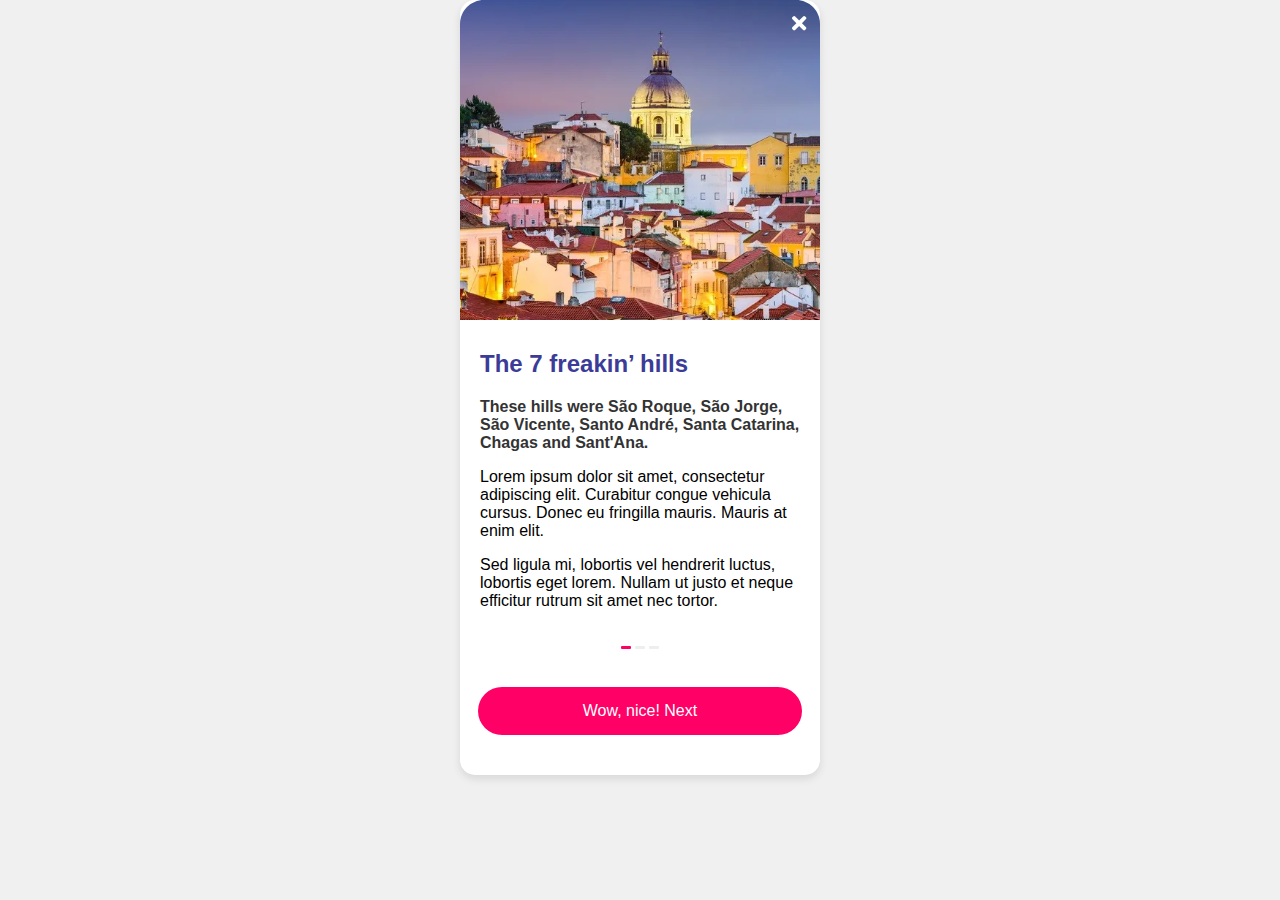
<file: discover-explore.html>
<!DOCTYPE html>
<html lang="en">

<head>
    <meta charset="UTF-8">
    <meta name="viewport" content="width=device-width, initial-scale=1.0">
    <title>Document</title>
    <link rel="stylesheet" href="discover-explore.css">
    <link href="https://cdnjs.cloudflare.com/ajax/libs/font-awesome/5.15.3/css/all.min.css" rel="stylesheet" />
    <script>
        // Function to navigate back to the previous page
        function goBack() {
            window.history.back();
        }
    </script>
</head>

<body>
    <div class="discover-container">
        <div class="image-container">
            <img alt="A scenic view of colorful houses with a dome structure in the background under a twilight sky."
                height="320" src="images/Mask group.svg" width="360" />
            <div class="close-icon" style="scale: 1.3;" onclick="goBack()">
                <i class="fas fa-times" style="color:white">
                </i>
            </div>
        </div>
        <div class="content">

            <h1 class="title">
                The 7 freakin’ hills
            </h1>
            <h5 class="description">
                These hills were São Roque, São Jorge, São Vicente, Santo André, Santa Catarina, Chagas and Sant'Ana.
            </h5>

            <p>
                Lorem ipsum dolor sit amet, consectetur adipiscing elit. Curabitur congue vehicula cursus. Donec eu
                fringilla mauris.
                Mauris at enim elit.
            </p>
            <p>
                Sed ligula mi, lobortis vel hendrerit luctus, lobortis eget lorem. Nullam ut justo et neque efficitur
                rutrum sit amet
                nec tortor.
            </p>
        </div>

        <div class="progress-indicator">
            <div class="active"></div>
            <div></div>
            <div></div>
        </div>
        <br>
        <div class="button-container">
            <button class="button">Wow, nice! Next</button>
        </div>
    </div>
</body>

</html>
</file>
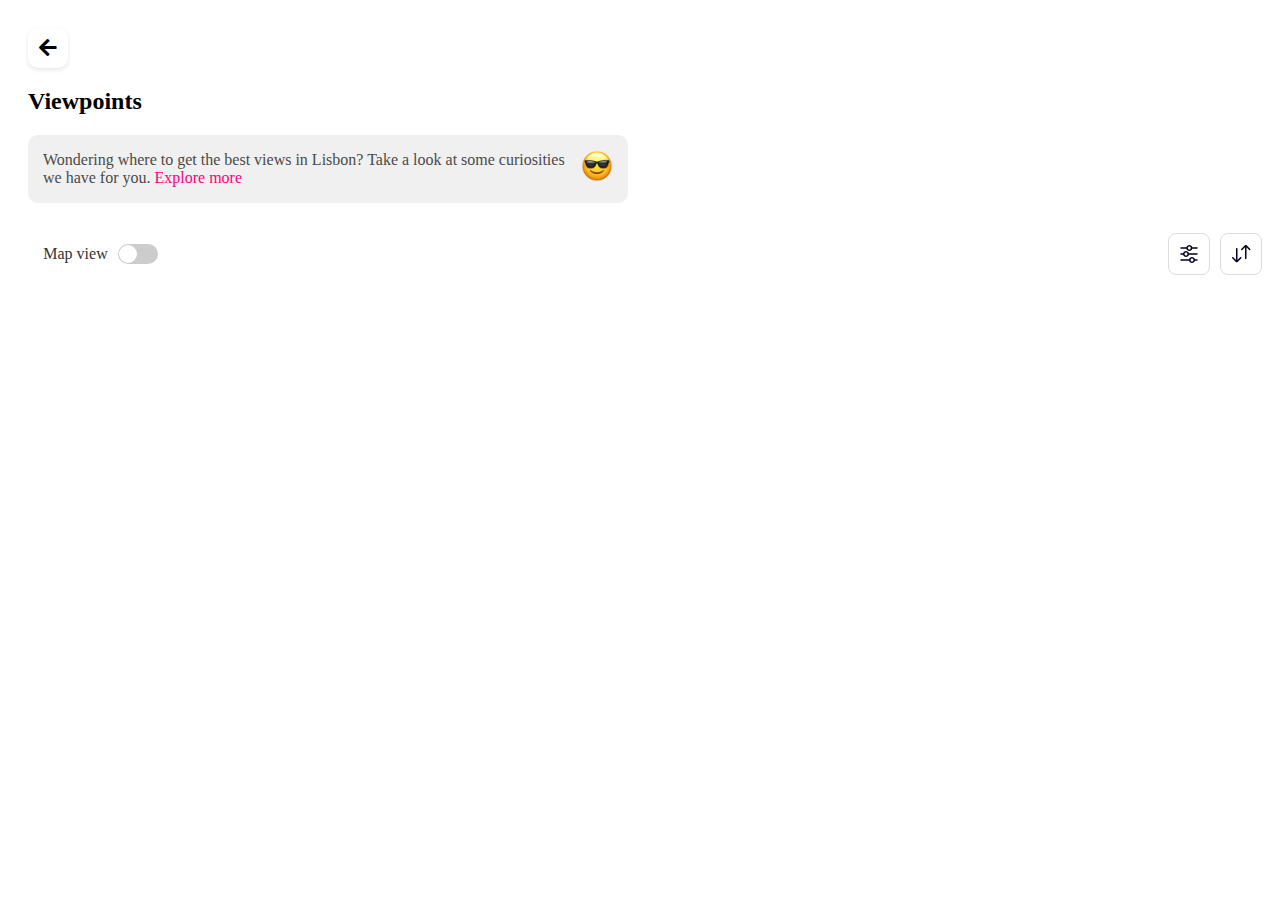
<file: discover-more.html>
<!DOCTYPE html>
<html lang="en">
<head>
    <meta charset="UTF-8">
    <meta name="viewport" content="width=device-width, initial-scale=1.0">
    <link rel="stylesheet" href="https://cdnjs.cloudflare.com/ajax/libs/font-awesome/5.15.3/css/all.min.css">
    <title>Document</title>
    <link rel="stylesheet" href="discover-more.css">
    <script>
        function goBack() {
            window.history.back();
        }
    </script>
</head>

<body>
    <div class="box-container">
        <div class="back-button" onclick="goBack()">
            <i class="fas fa-arrow-left"></i>
        </div>
        <div class="title">Viewpoints</div>
        <div class="box-message">
            <div class="message-text">
                Wondering where to get the best views in Lisbon? Take a look at some curiosities we have for you. <a
                    href="discover-explore.html">Explore more</a>
            </div>
            <div class="emoji"><img src="images/emoji.svg" alt="Emoji"></div>
        </div>
    </div>

    <div class="map-container">
        <div class="toggle-container">
            <label for="map-view-toggle">Map view</label>
            <div id="map-view-toggle" class="toggle-switch"></div>
        </div>
        <div class="icon-buttons">
            <div class="icon-button">
                <img src="images/Configurations.svg" alt="Configurations">
            </div>
            <div class="icon-button">
                <img src="images/Arrow Up Down.svg" alt="Arrow Up Down">
            </div>
        </div>
    </div>
</body>
</html>
</file>
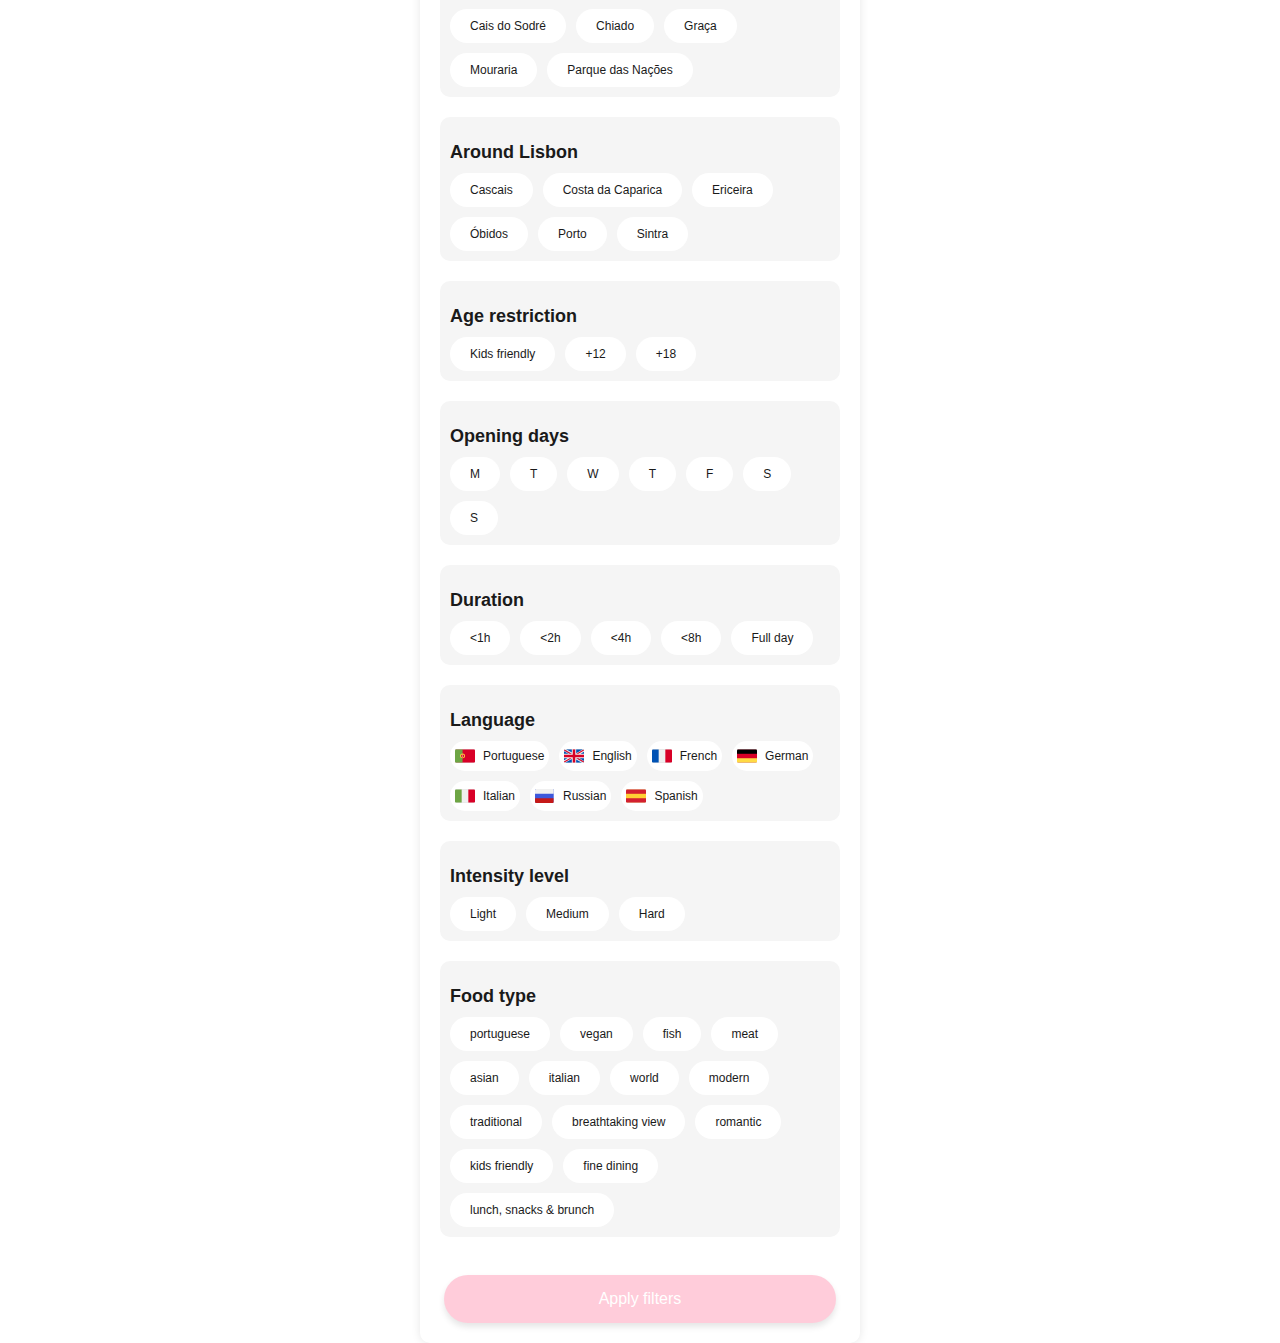
<file: filter.html>
<!DOCTYPE html>
<html lang="en">

<head>
    <meta charset="UTF-8">
    <meta name="viewport" content="width=device-width, initial-scale=1.0">
    <title>Document</title>
    <link rel="stylesheet" href="filter.css">
</head>

<body>
    <div class="container">
        <div class="header">
            <h1>Filters</h1>
            <div class="close">&times;</div>
        </div>
        <div class="section">
            <h2>Price</h2>
            <div class="buttons">
                <button class="button">Free</button>
                <button class="button">Tip-based</button>
                <button class="button">€</button>
                <button class="button">€€</button>
                <button class="button">€€€</button>
            </div>
        </div>
        <div class="section">
            <h2>Weather</h2>
            <div class="buttons">
                <button class="button">For all weathers</button>
                <button class="button">For rainy days</button>
                <button class="button">For hot days</button>

            </div>
        </div>

        <div class="section">
            <h2>Location</h2>
            <div class="buttons">
                <button class="button">Near me</button>
                <button class="button">Alfama</button>
                <button class="button">Avenida da Liberdade</button>
                <button class="button">Baixa</button>
                <button class="button">Beato / Marvila</button>
                <button class="button">Belém</button>
                <button class="button">Cais do Sodré</button>
                <button class="button">Chiado</button>
                <button class="button">Graça</button>
                <button class="button">Mouraria</button>
                <button class="button">Parque das Nações</button>
            </div>
        </div>
        <div class="section">
            <h2>Around Lisbon</h2>
            <div class="buttons">
                <button class="button">Cascais</button>
                <button class="button">Costa da Caparica</button>
                <button class="button">Ericeira</button>
                <button class="button">Óbidos</button>
                <button class="button">Porto</button>
                <button class="button">Sintra</button>
            </div>
        </div>

        <div class="section">
            <h2>Age restriction </h2>
            <div class="buttons">
                <button class="button">Kids friendly</button>
                <button class="button">+12</button>
                <button class="button">+18</button>
            </div>
        </div>

        <div class="section">
            <h2>Opening days</h2>
            <div class="buttons">
                <button class="button">M</button>
                <button class="button">T</button>
                <button class="button">W</button>
                <button class="button">T</button>
                <button class="button">F</button>
                <button class="button">S</button>
                <button class="button">S</button>
            </div>
        </div>

        <div class="section">
            <h2>Duration</h2>
            <div class="buttons">
                <button class="button">&lt;1h</button>
                <button class="button">&lt;2h</button>
                <button class="button">&lt;4h</button>
                <button class="button">&lt;8h</button>
                <button class="button">Full day</button>
            </div>
        </div>


        <div class="section">
            <h2>Language</h2>
            <div class="buttons">
                <button class="button" style="display: flex; align-items: center; gap: 8px; padding: 5px;">
                    <img src="images/portugese.svg" style="width: 20px; height: 20px;"> Portuguese
                </button>
                <button class="button" style="display: flex; align-items: center; gap: 8px; padding: 5px;">
                    <img src="images/english.svg" style="width: 20px; height: 20px;"> English
                </button>
                <button class="button" style="display: flex; align-items: center; gap: 8px; padding: 5px;">
                    <img src="images/french.svg" style="width: 20px; height: 20px;"> French
                </button>
                <button class="button" style="display: flex; align-items: center; gap: 8px; padding: 5px;">
                    <img src="images/german.svg" style="width: 20px; height: 20px;"> German
                </button>
                <button class="button" style="display: flex; align-items: center; gap: 8px; padding: 5px;">
                    <img src="images/Italian.svg" style="width: 20px; height: 20px;"> Italian
                </button>
                <button class="button" style="display: flex; align-items: center; gap: 8px; padding: 5px;">
                    <img src="images/russian.svg" style="width: 20px; height: 20px;"> Russian
                </button>
                <button class="button" style="display: flex; align-items: center; gap: 8px; padding: 5px;">
                    <img src="images/spanish.svg" style="width: 20px; height: 20px;"> Spanish
                </button>
            </div>
        </div>



        <div class="section">
            <h2>Intensity level</h2>
            <div class="buttons">
                <button class="button">Light</button>
                <button class="button">Medium</button>
                <button class="button">Hard</button>
            </div>
        </div>

        <div class="section">
            <h2>Food type</h2>
            <div class="buttons">
                <button class="button">portuguese</button>
                <button class="button">vegan</button>
                <button class="button">fish</button>
                <button class="button">meat</button>
                <button class="button">asian</button>
                <button class="button">italian</button>
                <button class="button">world</button>
                <button class="button">modern</button>
                <button class="button">traditional</button>
                <button class="button">breathtaking view</button>
                <button class="button">romantic</button>
                <button class="button">kids friendly</button>
                <button class="button">fine dining</button>
                <button class="button">lunch, snacks & brunch</button>
            </div>
        </div>
        <br>
        <button class="apply-button" style="width: 98%;margin-left: 1%;">Apply filters</button>
    </div>

</body>

</html>
</file>
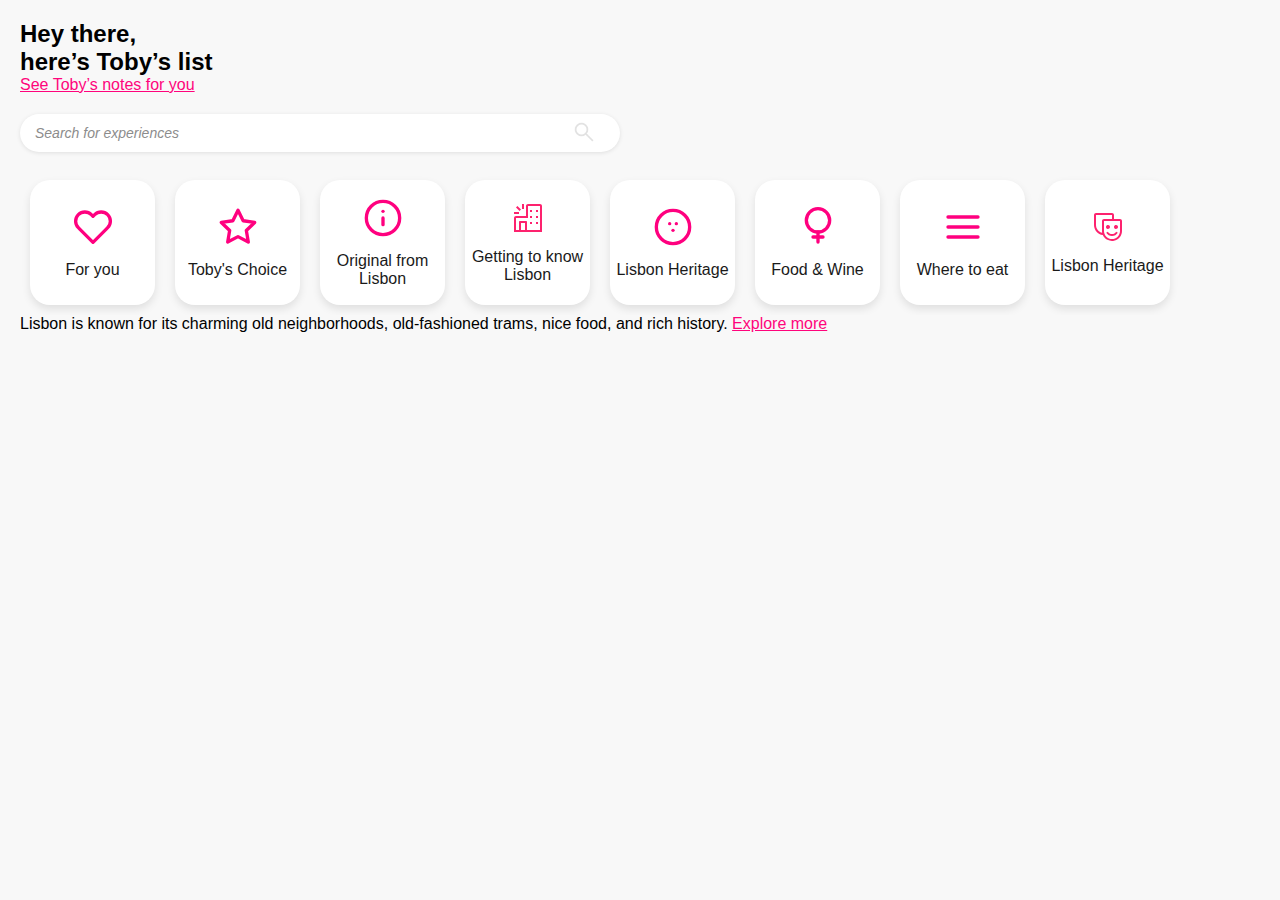
<file: getting-know.html>
<!DOCTYPE html>
<html lang="en">
<head>
    <meta charset="UTF-8">
    <meta name="viewport" content="width=device-width, initial-scale=1.0">
    <title>Document</title>
    <link rel="stylesheet" href="getting-know.css">
</head>
<body>
    <header>
        <h1>Hey there,<br>here’s Toby’s list</h1>
        <!-- <p class="highlight">See Toby’s notes for you</p> -->
        <a href="toby-notes.html">See Toby’s notes for you</a>
    </header>
    <div class="search-bar">
        <input type="text" placeholder="Search for experiences">
        <button>
            <img src="images/search.png" alt="Search" style="padding-right: 20px;">
        </button>
    </div>
    
    
    
    <br />
    
    <div class="cards-container">
        <div class="card">
            <div class="icon">
                <svg xmlns="http://www.w3.org/2000/svg" width="40" height="40" viewBox="0 0 24 24" fill="none"
                    stroke="#FF007F" stroke-width="2" stroke-linecap="round" stroke-linejoin="round">
                    <path
                        d="M20.8 4.6a5.5 5.5 0 0 0-7.8 0L12 5.6l-1-1a5.5 5.5 0 1 0-7.8 7.8l1 1 7.8 7.8 7.8-7.8 1-1a5.5 5.5 0 0 0 0-7.8z">
                    </path>
                </svg>
            </div>
            <p>For you</p>
        </div>
        <div class="card">
            <div class="icon">
                <svg xmlns="http://www.w3.org/2000/svg" width="40" height="40" viewBox="0 0 24 24" fill="none"
                    stroke="#FF007F" stroke-width="2" stroke-linecap="round" stroke-linejoin="round">
                    <polygon
                        points="12 2 15.09 8.26 22 9.27 17 14.14 18.18 21.02 12 17.77 5.82 21.02 7 14.14 2 9.27 8.91 8.26 12 2">
                    </polygon>
                </svg>
            </div>
            <p>Toby's Choice</p>
        </div>
        <div class="card">
            <div class="icon">
                <svg xmlns="http://www.w3.org/2000/svg" width="40" height="40" viewBox="0 0 24 24" fill="none"
                    stroke="#FF007F" stroke-width="2" stroke-linecap="round" stroke-linejoin="round">
                    <circle cx="12" cy="12" r="10"></circle>
                    <path d="M12 16v-4"></path>
                    <path d="M12 8h.01"></path>
                </svg>
            </div>
            <p>Original from Lisbon</p>
        </div>
    
        <div class="card" id="getting-know-card">
            <div class="icon">
                <img src="images/getting-know.svg" alt="Icon">
            </div>
            <p>Getting to know Lisbon</p>
        </div>
    
    
        <div class="card">
            <div class="icon">
                <svg xmlns="http://www.w3.org/2000/svg" width="40" height="40" viewBox="0 0 24 24" fill="none"
                    stroke="#FF007F" stroke-width="2" stroke-linecap="round" stroke-linejoin="round">
                    <circle cx="12" cy="12" r="10"></circle>
                    <path d="M14 10h.01"></path>
                    <path d="M10 10h.01"></path>
                    <path d="M12 14h.01"></path>
                </svg>
            </div>
            <p>Lisbon Heritage</p>
        </div>
        <div class="card">
            <div class="icon">
                <svg xmlns="http://www.w3.org/2000/svg" width="40" height="40" viewBox="0 0 24 24" fill="none"
                    stroke="#FF007F" stroke-width="2" stroke-linecap="round" stroke-linejoin="round">
                    <circle cx="12" cy="8" r="7"></circle>
                    <line x1="12" y1="15" x2="12" y2="21"></line>
                    <line x1="9" y1="18" x2="15" y2="18"></line>
                </svg>
            </div>
            <p>Food & Wine</p>
        </div>
        <div class="card">
            <div class="icon">
                <svg xmlns="http://www.w3.org/2000/svg" width="40" height="40" viewBox="0 0 24 24" fill="none"
                    stroke="#FF007F" stroke-width="2" stroke-linecap="round" stroke-linejoin="round">
                    <path d="M3 6h18M3 12h18M3 18h18"></path>
                </svg>
            </div>
            <p>Where to eat</p>
        </div>
        <div class="card">
            <div class="icon">
                <img src="images/lisbon-heritage.svg">
            </div>
            <p>Lisbon Heritage</p>
        </div>
    </div>

    <div class="getting-know-para hidden" id="getting-know-text">
        <p>
            Lisbon is known for its charming old neighborhoods, old-fashioned trams, nice food, and rich history.
            <a href="explore.html">Explore more</a>
        </p>
    </div>

</body>
</html>
</file>
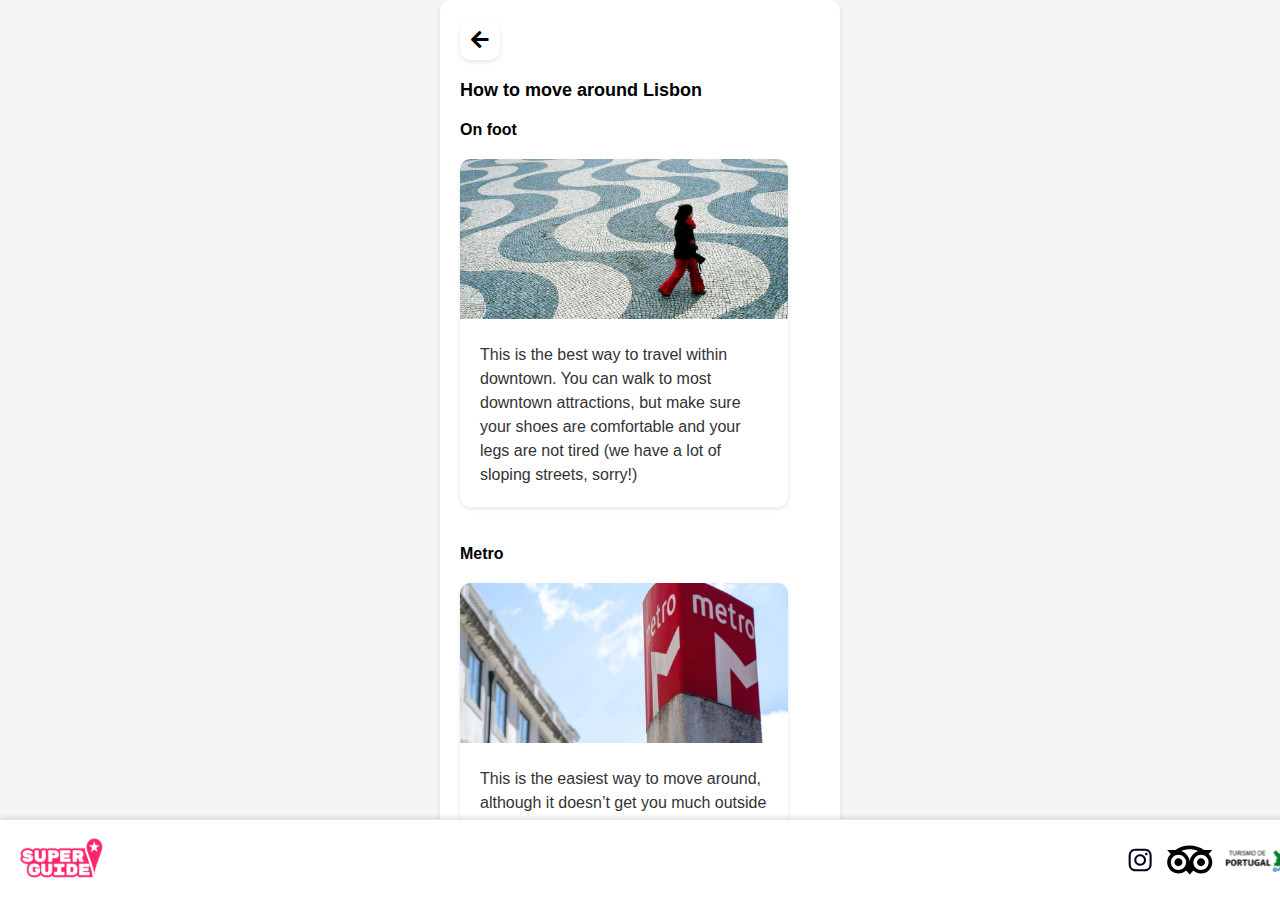
<file: move-around-lisbon.html>
<!DOCTYPE html>
<html lang="en">

<head>
    <meta charset="UTF-8">
    <meta name="viewport" content="width=device-width, initial-scale=1.0">
    <title>Document</title>
    <link rel="stylesheet" href="move-around-lisbon.css">
    <link href="https://cdnjs.cloudflare.com/ajax/libs/font-awesome/5.15.3/css/all.min.css" rel="stylesheet" />
</head>

<body>
    <div class="container">

        <div class="back-button">
            <i class="fas fa-arrow-left">
            </i>
        </div>
        <h1>
            How to move around Lisbon
        </h1>
        <div class="on-foot">
            <h2>
                On foot
            </h2>
            <div class="card">
                <img src="images/on-foot.svg" alt="Person walking on a wavy patterned pavement">
                <div class="card-content">
                    <p>This is the best way to travel within downtown. You can walk to most downtown attractions, but
                        make
                        sure
                        your shoes are comfortable and your legs are not tired (we have a lot of sloping streets,
                        sorry!)
                    </p>
                </div>
            </div>

            <br>
            <div class="metro">
                <h2>
                    Metro
                </h2>

                <div class="card">
                    <img src="images/metro.svg" alt="Person walking on a wavy patterned pavement">
                    <div class="card-content">
                        <p style="margin-bottom: 30px;">This is the easiest way to move around, although it doesn’t get
                            you much outside Lisbon (Sintra for example).
                            If you are planning on using metro a lot, buy the ‘Lisboa Viva’ card and take advantage on
                            cheaper trips.
                        </p>
                        <div class="metro-info">
                            <i class="fas fa-subway"></i>
                            <span>4 color-coded lines, 55 stations</span>
                        </div>
                        <div class="metro-info" style="margin-bottom: 30px;">
                            <i class="far fa-clock"></i>
                            <span>06:30 to 01:00</span>
                        </div>
                        <a href="#" class="plan-trip">Plan a trip</a>
                    </div>
                </div>
            </div>


            <br>

            <div class="Bus&trans">
                <h2>
                    Bus & trans
                </h2>

                <div class="card">
                    <img src="images/bus&trans.svg" alt="Person walking on a wavy patterned pavement">
                    <div class="card-content">
                        <p style="margin-bottom: 30px;">Bus can literally take you anywhere in this town! But
                            unfortunately they can get crowded.
                        </p>
                        <p style="margin-bottom: 30px;">When it comes to trams, the 28E is the most historical one,
                            getting you through Mouraria, Alfama and Graça. Honestly,
                            any old tram is a must for an amazing experience.
                        </p>

                        <div class="metro-info" style="margin-bottom: 30px;">
                            <i class="far fa-clock"></i>
                            <span>06:30 to 01:00</span>
                        </div>
                        <a href="#" class="plan-trip">Plan a trip</a>
                    </div>
                </div>
            </div>
            <br>

            <div class="Trains">
                <h2>
                    Trains
                </h2>

                <div class="card">
                    <img src="images/trains.svg" alt="Person walking on a wavy patterned pavement">
                    <div class="card-content">
                        <p style="margin-bottom: 30px;">Trains are quicker and can take you outside Lisbon. You can also
                            get to Belém or Cascais really quick.
                        </p>
                        <a href="#" class="plan-trip">Plan a trip</a>
                    </div>
                </div>
            </div>




            <footer class="fixed-footer">
                <div class="footer-left">
                    <img src="images/SuperGuide.svg" alt="Super Guide Logo" class="footer-logo">
                </div>
                <div class="footer-right">
                    <img src="images/instagram-icon.svg" alt="Instagram Icon" class="social-icon">
                    <img src="images/tripadvisor-icon.svg" alt="TripAdvisor Icon" class="social-icon">
                    <img src="images/turismo-portugal-logo.svg" alt="Turismo de Portugal Logo" class="social-icon">
                </div>
            </footer>

        </div>
</body>

</html>
</file>
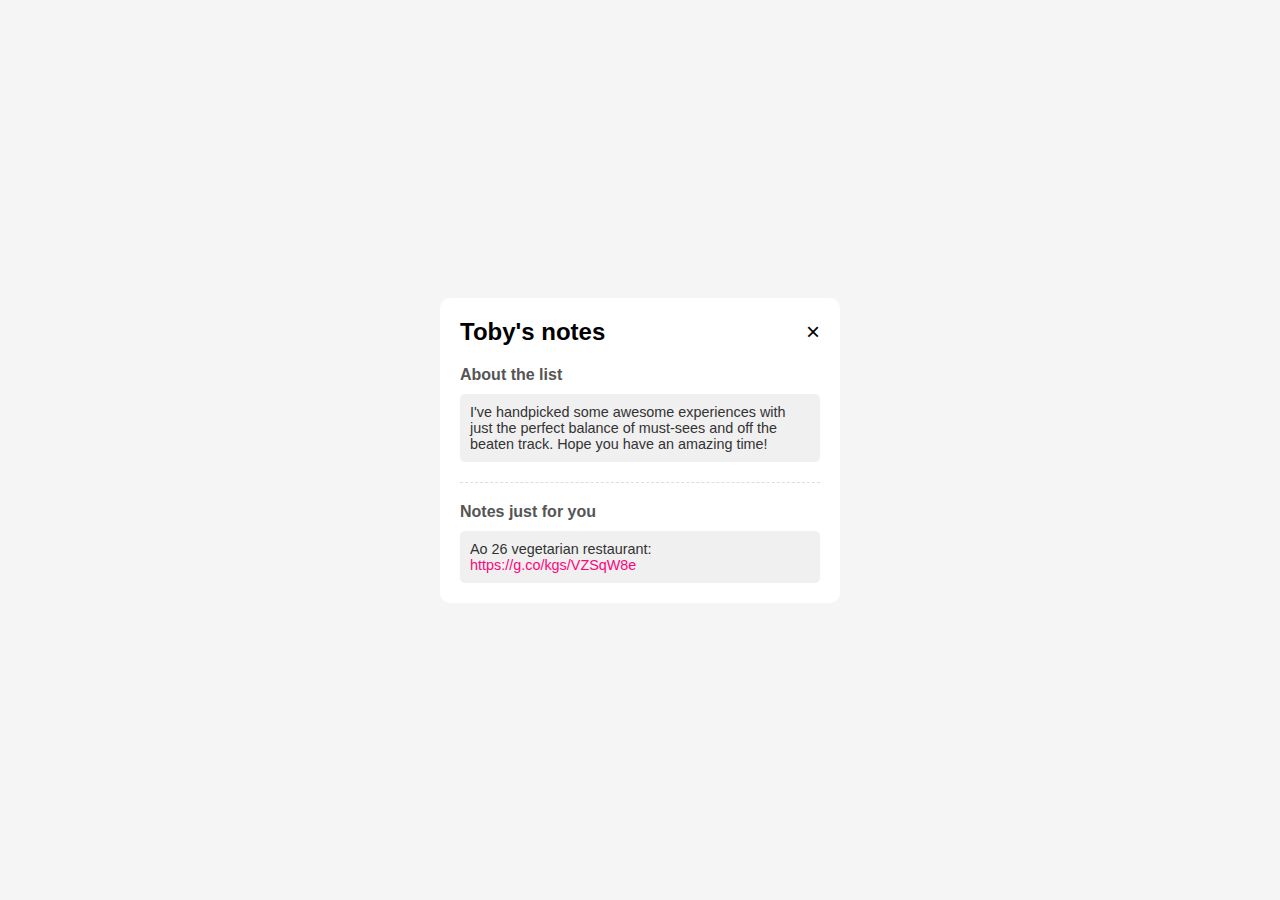
<file: toby-notes.html>
<html>

<head>
    <title>Toby's Notes</title>
    <meta name="viewport" content="width=device-width, initial-scale=1.0">
    <style>
        body {
            font-family: Arial, sans-serif;
            background-color: #f5f5f5;
            margin: 0;
            padding: 0;
            display: flex;
            justify-content: center;
            align-items: center;
            height: 100vh;
        }

        .container {
            background-color: white;
            border-radius: 10px;
            /* box-shadow: 0 2px 10px rgba(0, 0, 0, 0.1); */
            width: 90%;
            max-width: 400px;
            padding: 20px;
            box-sizing: border-box;
        }

        .header {
            display: flex;
            justify-content: space-between;
            align-items: center;
        }

        .header h1 {
            font-size: 1.5em;
            margin: 0;
        }

        .header .close {
            font-size: 1.5em;
            cursor: pointer;
        }

        .section {
            margin-top: 20px;
        }

        .section h2 {
            font-size: 1em;
            color: #555;
            margin: 0 0 10px 0;
        }

        .section .content {
            background-color: #f0f0f0;
            border-radius: 5px;
            padding: 10px;
            font-size: 0.9em;
            color: #333;
        }

        .section .content a {
            color: #ff047c;
            text-decoration: none;
        }

        .divider {
            border-top: 1px dashed #ddd;
            margin: 20px 0;
        }
    </style>
</head>

<body>
    <div class="container">
        <div class="header">
            <h1>Toby's notes</h1>
            <span class="close">&times;</span>
        </div>
        <div class="section">
            <h2>About the list</h2>
            <div class="content">
                I've handpicked some awesome experiences with just the perfect balance of must-sees and off the beaten
                track. Hope you have an amazing time!
            </div>
        </div>
        <div class="divider"></div>
        <div class="section">
            <h2>Notes just for you</h2>
            <div class="content">
                Ao 26 vegetarian restaurant: <a href="https://g.co/kgs/VZSqW8e">https://g.co/kgs/VZSqW8e</a>
            </div>
        </div>
    </div>
</body>

</html>
</file>
<file: discover-explore.css>
body {
     font-family: Arial, sans-serif;
     margin: 0;
     padding: 0;
     display: flex;
     flex-direction: column;
     justify-content: center;
     align-items: center;
     /* height: 100vh; */
     background-color: #f0f0f0;
 }

 .discover-container {
     background-color: white;
     border-radius: 15px;
     box-shadow: 0 4px 8px rgba(0, 0, 0, 0.1);
     overflow: hidden;
     max-width: 360px;
     width: 100%;
 }

 .image-container {
     position: relative;
 }

 .image-container img {
     width: 360px;
     height: 320px;
     display: block;
 }

 .close-icon {
     position: absolute;
     top: 10px;
     right: 10px;
     padding: 5px;
     cursor: pointer;
 }

 .content {
     padding: 20px;
 }

 .title {
     color: #3b3b98;
     font-size: 24px;
     /*margin: 0 0 10px;*/
     margin-top: 10px;
     margin-bottom: 20px;
 }

 .description {
     color: #333;
     font-size: 16px;
     margin: 0;
 }




  .progress-indicator {
      display: flex;
      justify-content: center;
      align-items: center;
      margin-bottom: 20px;
  }

  .progress-indicator div {
      width: 10px;
      height: 3px;
      border-radius: 1px;
      background-color: #eee;
      margin: 0 2px;
  }

  .progress-indicator .active {
      background-color: #ff0066;
  }

  .button-container {
      display: flex;
      justify-content: center;
      width: 100%;
  }

  .button {
      background-color: #ff0066;
      color: white;
      border: none;
      border-radius: 25px;
      padding: 15px 60px;
      font-size: 16px;
      cursor: pointer;
      outline: none;
      width: 90%;
      margin-bottom: 40px;
  }
</file>
<file: discover-more.css>
.box-container {
    width: 90%;
    max-width: 600px;
    background-color: #ffffff;
    border-radius: 10px;
    /* box-shadow: 0 2px 4px rgba(0, 0, 0, 0.1); */
    padding: 20px;
}

.back-button {
    display: flex;
    align-items: center;
    justify-content: center;
    width: 40px;
    height: 40px;
    background-color: #ffffff;
    border-radius: 10px;
    box-shadow: 0 2px 4px rgba(0, 0, 0, 0.1);
    margin-bottom: 20px;
}

.back-button i {
    font-size: 20px;
    color: #000000;
}

.title {
    font-size: 24px;
    font-weight: bold;
    color: #000000;
    margin-bottom: 20px;
}

.box-message {
    display: flex;
    align-items: center;
    background-color: #f0f0f0;
    border-radius: 10px;
    padding: 15px;
}

.message-text {
    font-size: 16px;
    color: #4a4a4a;
    flex: 1;
}

.message-text a {
    color: #ff007f;
    text-decoration: none;
}

.message-text a:hover {
    text-decoration: underline;
}

.emoji {
    font-size: 24px;
    margin-left: 10px;
}




.map-container {
    display: flex;
    align-items: center;
    padding: 10px;
    border-radius: 8px;
    margin-left: 2%;
    justify-content: space-between;
}

.toggle-container {
    display: flex;
    align-items: center;
}

.toggle-container label {
    margin-right: 10px;
    font-size: 16px;
    color: #333333;
}

.toggle-switch {
    position: relative;
    width: 40px;
    height: 20px;
    background-color: #cccccc;
    border-radius: 20px;
    cursor: pointer;
}

.toggle-switch::before {
    content: '';
    position: absolute;
    width: 18px;
    height: 18px;
    background-color: #ffffff;
    border-radius: 50%;
    top: 1px;
    left: 1px;
    transition: 0.3s;
}

.toggle-switch.active {
    background-color: #4caf50;
}

.toggle-switch.active::before {
    left: 21px;
}

.icon-buttons {
    display: flex;
    gap: 10px;
}

.icon-button {
    width: 40px;
    height: 40px;
    background-color: #ffffff;
    border: 1px solid #dddddd;
    border-radius: 8px;
    display: flex;
    align-items: center;
    justify-content: center;
    cursor: pointer;
    transition: background-color 0.3s;
}

.icon-button:hover {
    background-color: #f0f0f0;
}

.icon-button i {
    color: #333333;
    font-size: 18px;
}
</file>
<file: filter.css>
body {
     font-family: 'Arial', sans-serif;
     margin: 0;
     padding: 0;
     display: flex;
     justify-content: center;
     align-items: center;
     height: 100vh;
     background-color: #ffffff;
 }

 .container {
     width: 90%;
     max-width: 400px;
     background-color: #ffffff;
     border-radius: 10px;
     box-shadow: 0 0 10px rgba(0, 0, 0, 0.1);
     padding: 20px;
 }

 .header {
     display: flex;
     justify-content: space-between;
     align-items: center;
     margin-bottom: 20px;
 }

 .header h1 {
     font-size: 24px;
     color: #1a1a1a;
     margin: 0;
 }

 .header .close {
     font-size: 24px;
     color: #1a1a1a;
     cursor: pointer;
 }

 .section {
     margin-bottom: 20px;
     background-color: #f5f5f5;
     border-radius: 10px;
     padding: 10px;
 }

 .section h2 {
     font-size: 18px;
     color: #1a1a1a;
     margin-bottom: 10px;
 }

 .buttons {
     display: flex;
     flex-wrap: wrap;
     gap: 10px;
 }

 .button {
     background-color: #ffffff;
     border: none;
     border-radius: 20px;
     padding: 10px 20px;
     font-size: 12px;
     color: #1a1a1a;
     cursor: pointer;
     transition: background-color 0.3s;
 }

 .button:hover {
     background-color: #e0e0e0;
 }


  .apply-button {
      background-color: #ffccda;
      color: white;
      font-size: 16px;
      font-family: Arial, sans-serif;
      padding: 15px 80px;
      /* Increased padding to make the button wider */
      border: none;
      border-radius: 50px;
      box-shadow: 0 4px 6px rgba(0, 0, 0, 0.1);
      cursor: pointer;
  }
</file>
<file: getting-know.css>
body,
h1,
h3,
p {
    margin: 0;
    padding: 0;
    font-family: Arial, sans-serif;
    box-sizing: border-box;
}



body {
    background-color: #f8f8f8;
    padding: 20px;
}



header {
    text-align: left;
    margin-bottom: 20px;
}

header h1 {
    color: #000;
    font-size: 24px;
}

header .highlight {
    color: #ff047c;
    font-size: 16px;
}


input::placeholder {
    font-family: 'Wix Madefor Text', sans-serif;
    font-size: 14px;
    font-weight: 400;
    line-height: 24px;
    text-align: left;
    text-underline-position: from-font;
    text-decoration-skip-ink: none;
}

/* Search Bar */
.search-bar {
    display: flex;
    align-items: center;
    width: 100%;
    max-width: 600px;
    margin: 0;
    padding: 0;
    background-color: #fff;
    border-radius: 30px;
    box-shadow: 0px 1px 4px rgba(0, 0, 0, 0.1);
}

.search-bar input {
    flex-grow: 1;
    border: none;
    outline: none;
    background: none;
    padding: 10px 15px;
    font-size: 16px;
    color: #8c8c8c;
    border-radius: 30px;
}

.search-bar input::placeholder {
    color: #8c8c8c;
    font-style: italic;
}

.search-bar button {
    background: none;
    border: none;
    outline: none;
    cursor: pointer;

    /* margin-left: 5px; */
}

.search-bar button img {
    width: 20px;
    height: 20px;
    opacity: 0.6;
}




.cards-container {
    display: flex;
    overflow-x: auto;
    gap: 20px;
    padding: 10px;
    scroll-snap-type: x mandatory;
    scrollbar-width: none;
}

.cards-container::-webkit-scrollbar {
    display: none;
}

.card {
    flex: 0 0 auto;
    width: 125px;
    height: 125px;
    background-color: #fff;
    display: flex;
    flex-direction: column;
    justify-content: center;
    align-items: center;
    border-radius: 20px;
    box-shadow: 0 4px 8px rgba(0, 0, 0, 0.1);
    text-align: center;
    scroll-snap-align: center;
}

.card .icon {
    margin-bottom: 10px;
}

.card p {
    font-size: 16px;
    color: #1a1a1a;
    margin: 0;
}





a {
    color: #ff047c;
}



.info-box {
    display: flex;
    align-items: center;
    background-color: #ffffff;
    border-radius: 10px;
    padding: 10px 20px;
    box-shadow: 0 2px 4px rgba(0, 0, 0, 0.1);
}

.info-text {
    font-size: 14px;
    color: #333333;
    margin-right: 10px;
}

.info-text a {
    color: #ff007f;
    text-decoration: none;
}

.info-text a:hover {
    text-decoration: underline;
}

.emoji {
    font-size: 32px;
        width: 32px;
        height: 32px;
}





.map-container {
    display: flex;
    align-items: center;
    /* background-color: #ffffff; */
    padding: 10px;
    border-radius: 8px;
    /* box-shadow: 0 2px 4px rgba(0, 0, 0, 0.1); */
    width: 95%;
    justify-content: space-between;
}

.toggle-container {
    display: flex;
    align-items: center;
}

.toggle-container label {
    margin-right: 10px;
    font-size: 16px;
    color: #333333;
}

.toggle-switch {
    position: relative;
    width: 40px;
    height: 20px;
    background-color: #cccccc;
    border-radius: 20px;
    cursor: pointer;
}

.toggle-switch::before {
    content: '';
    position: absolute;
    width: 18px;
    height: 18px;
    background-color: #ffffff;
    border-radius: 50%;
    top: 1px;
    left: 1px;
    transition: 0.3s;
}

.toggle-switch.active {
    background-color: #4caf50;
}

.toggle-switch.active::before {
    left: 21px;
}

.icon-buttons {
    display: flex;
    gap: 10px;
}

.icon-button {
    width: 40px;
    height: 40px;
    background-color: #ffffff;
    border: 1px solid #dddddd;
    border-radius: 8px;
    display: flex;
    align-items: center;
    justify-content: center;
    cursor: pointer;
    transition: background-color 0.3s;
}

.icon-button:hover {
    background-color: #f0f0f0;
}

.icon-button i {
    color: #333333;
    font-size: 18px;
}





 .view-container {
     padding: 20px;
 }

 .view-header {
     display: flex;
     justify-content: space-between;
     align-items: center;
     margin-bottom: 20px;
 }

 .view-header h1 {
     font-size: 24px;
     font-weight: 500;
     margin: 0;
 }

 .view-header a {
     color: #ff007f;
     font-size: 16px;
     text-decoration: none;
     font-weight: 500;
 }

 .view-card-container {
     display: flex;
     gap: 20px;
     overflow-x: auto;
     white-space: nowrap;
     -webkit-overflow-scrolling: touch;
 }

 .view-card-container::-webkit-scrollbar {
     height: 8px;
 }

 .view-card-container::-webkit-scrollbar-thumb {
     background-color: #ccc;
     border-radius: 4px;
 }

 .view-card {
     background-color: #fff;
     border-radius: 10px;
     box-shadow: 0 2px 4px rgba(0, 0, 0, 0.1);
     overflow: hidden;
     width: 160px;
     display: inline-block;
     position: relative;
     flex-shrink: 0;
 }

 .view-card img {
     width: 160px;
     height: auto;
 }

 .view-card .badge {
     position: absolute;
     top: 10px;
     right: 10px;
     background-color: #ff007f;
     color: #fff;
     padding: 5px 10px;
     border-radius: 5px;
     font-size: 12px;
 }

 .view-card .choice {
     position: absolute;
     bottom: 10px;
     left: 10px;
     background-color: #3b5998;
     color: #fff;
     padding: 5px 10px;
     border-radius: 5px;
     font-size: 12px;
 }

 .view-card-content {
     padding: 15px;
     position: relative;
     height: 100px;
     /* Adjust height as needed */
 }

 .view-card-content h2 {
     font-size: 14px;
     font-weight: 500;
     margin: 0 0 10px;
     white-space: normal;
 }

 .view-card-content p {
     font-size: 14px;
     color: #888;
     margin: 0;
     position: absolute;
     bottom: 15px;
     left: 15px;
 }















 .content {
     padding: 20px;
     min-height: 100vh;
     box-sizing: border-box;
 }

 .fixed-footer {
     position: fixed;
     bottom: 0;
     left: 0;
     width: 100%;
     background-color: #FFFFFF;
     border-top: 1px solid #E6E6E6;
     display: flex;
     justify-content: space-evenly;
     align-items: center;
     padding: 10px 20px;
     box-shadow: 0 -2px 4px rgba(0, 0, 0, 0.1);
     z-index: 1000;
     height: 60px;
 }

 .footer-left .footer-logo {
     height: 40px;
     margin-right: 40px;
 }

 .footer-right .social-icon {
     height: 30px;
     margin-left: 10px;
 }

 .footer-right .social-icon:first-child {
     margin-left: 0;
 }

 .footer-right {
     margin-left: 10px;
     display: flex;
     align-items: center;
 }
</file>
<file: move-around-lisbon.css>
body {
    font-family: Arial, sans-serif;
    background-color: #f5f5f5;
    display: flex;
    justify-content: center;
    align-items: center;
    /* height: 100vh; */
    margin: 0;
}

.container {
    background-color: #ffffff;
    border-radius: 10px;
    box-shadow: 0 2px 4px rgba(0, 0, 0, 0.1);
    padding: 20px;
    width: 90%;
    max-width: 400px;
    margin: 0 auto;
    box-sizing: border-box;
    overflow-y: auto;
    max-height: calc(100vh - 60px);
    margin-bottom: 60px;

}

.back-button {
    display: flex;
    align-items: center;
    justify-content: center;
    width: 40px;
    height: 40px;
    background-color: #ffffff;
    border-radius: 10px;
    box-shadow: 0 2px 4px rgba(0, 0, 0, 0.1);
    margin-bottom: 20px;
}

.back-button i {
    font-size: 20px;
    color: #000000;
}

h1,
h2,
.card {
    margin-left: 0;
    /* Align with the left edge */
}

h1 {
    font-size: 18px;
    color: #000000;
    margin: 0 0 20px 0;
}

h2 {
    font-size: 16px;
    color: #000000;
    margin: 0 0 20px 0;
}

.card {
    background-color: white;
    border-radius: 10px;
    box-shadow: 0 2px 4px rgba(0, 0, 0, 0.1);
    max-width: 328px;
    margin: 20px 0;
    overflow: hidden;
}

.card img {
    width: 100%;
    /* Ensures it aligns with the card's width */
    height: 160px;
    border-radius: 8px 8px 0 0;
    opacity: 1;
}

.card-content {
    padding: 20px;
}

.card-content p {
    margin: 0;
    color: #333;
    font-size: 16px;
    line-height: 1.5;
}




.metro-info {
    display: flex;
    align-items: center;
    margin-bottom: 10px;
}

.metro-info i {
    margin-right: 10px;
}

.plan-trip {
    color: #FF007A;
    font-weight: bold;
    text-decoration: none;
    display: block;
    text-align: right;
    margin-top: 10px;
}



.content {
    padding: 20px;
    padding-bottom: 100px;
    /* Ensures there’s space above the footer */
    min-height: 100vh;
    box-sizing: border-box;
}

.fixed-footer {
    position: fixed;
    bottom: 0;
    left: 0;
    width: 100%;
    background-color: #FFFFFF;
    border-top: 1px solid #E6E6E6;
    display: flex;
    justify-content: space-around;
    align-items: center;
    padding: 10px 20px;
    box-shadow: 0 -2px 4px rgba(0, 0, 0, 0.1);
    z-index: 1000;
    height: 60px;
    /* Ensure this matches the padding-bottom */
}

.footer-left .footer-logo {
    height: 40px;
}

.footer-right .social-icon {
    height: 30px;
    margin-left: 10px;
}

.footer-right .social-icon:first-child {
    margin-left: 0;
}

.footer-right {
    margin-left: auto;
    /* Pushes the element to the right */
    display: flex;
    /* Keeps icons horizontally aligned */
    align-items: center;
    /* Aligns icons vertically */
}
</file>
